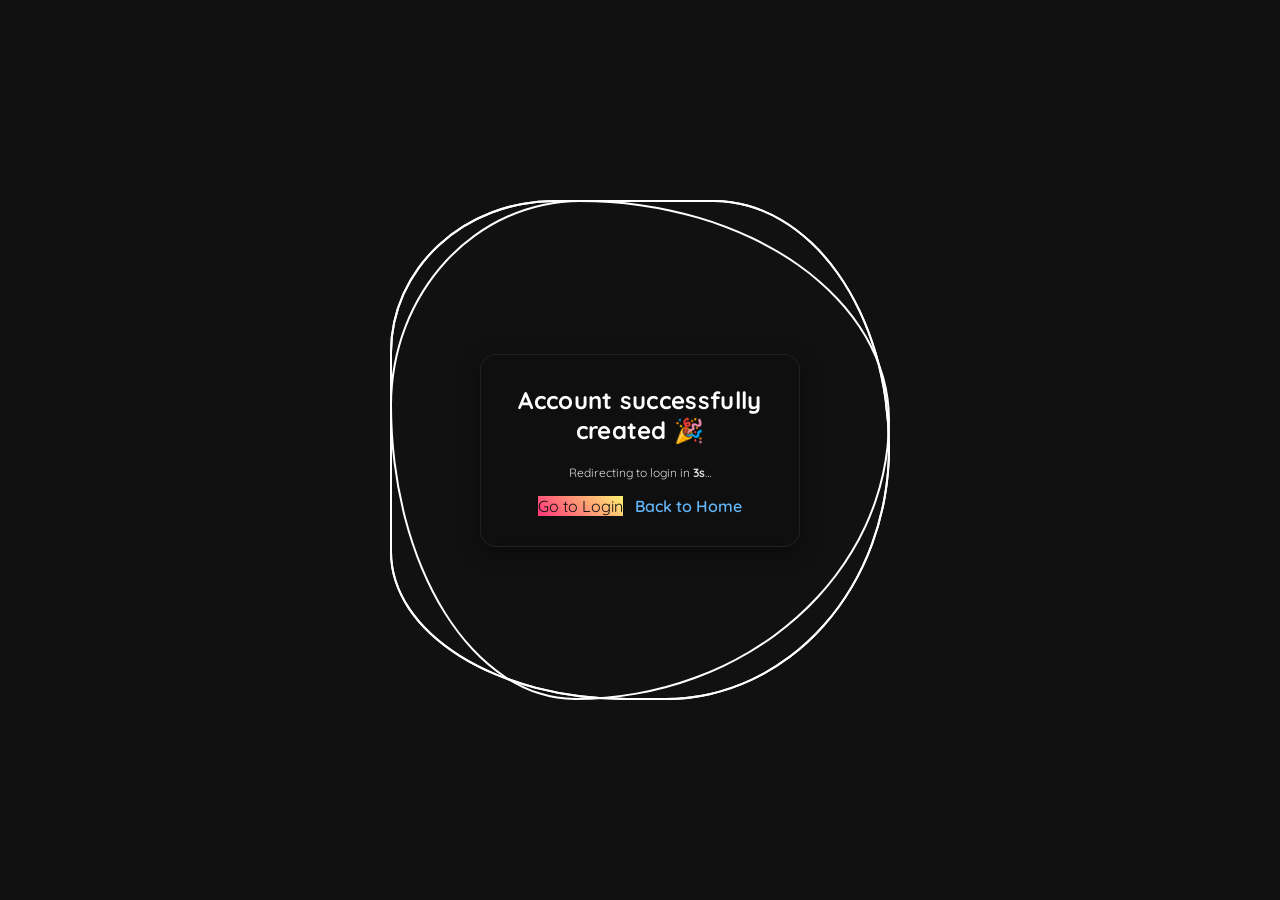
<file: frontend_master/HTML Testing/account_successful.html>
<!DOCTYPE html>
<html lang="en">
<head>
  <meta charset="UTF-8" />
  <meta name="viewport" content="width=device-width, initial-scale=1.0" />
  <title>Account Created • StudentNest</title>
  <link rel="stylesheet" href="styles.css" />
</head>
<body>
  <div class="ring" style="--clr:#7bd88f">
    <i></i>
    <i></i>
    <i></i>

    <div class="login">
      <div class="login-box">
        <h2>Account successfully created 🎉</h2>
        <p class="note" id="redirect-msg" style="margin: 8px 0 16px;">Redirecting to login in <strong><span id="count">4</span>s</strong>…</p>
        <div style="display:flex; gap:12px; justify-content:center;">
          <a id="login-link" href="/login.html" class="login-btn" style="text-align:center; text-decoration:none;">Go to Login</a>
          <a href="/" class="signup-link" style="align-self:center;">Back to Home</a>
        </div>
      </div>
    </div>
  </div>

  <script>
    (function(){
      const params = new URLSearchParams(window.location.search);
      const next = params.get('next') || '/login.html';
      const link = document.getElementById('login-link');
      link.href = next;

      // countdown + auto redirect
      let n = 4; // seconds
      const span = document.getElementById('count');
      const timer = setInterval(() => {
        n -= 1;
        if (span) span.textContent = n;
        if (n <= 0) {
          clearInterval(timer);
          window.location.href = next;
        }
      }, 1000);
    })();
  </script>
</body>
</html>
</file>
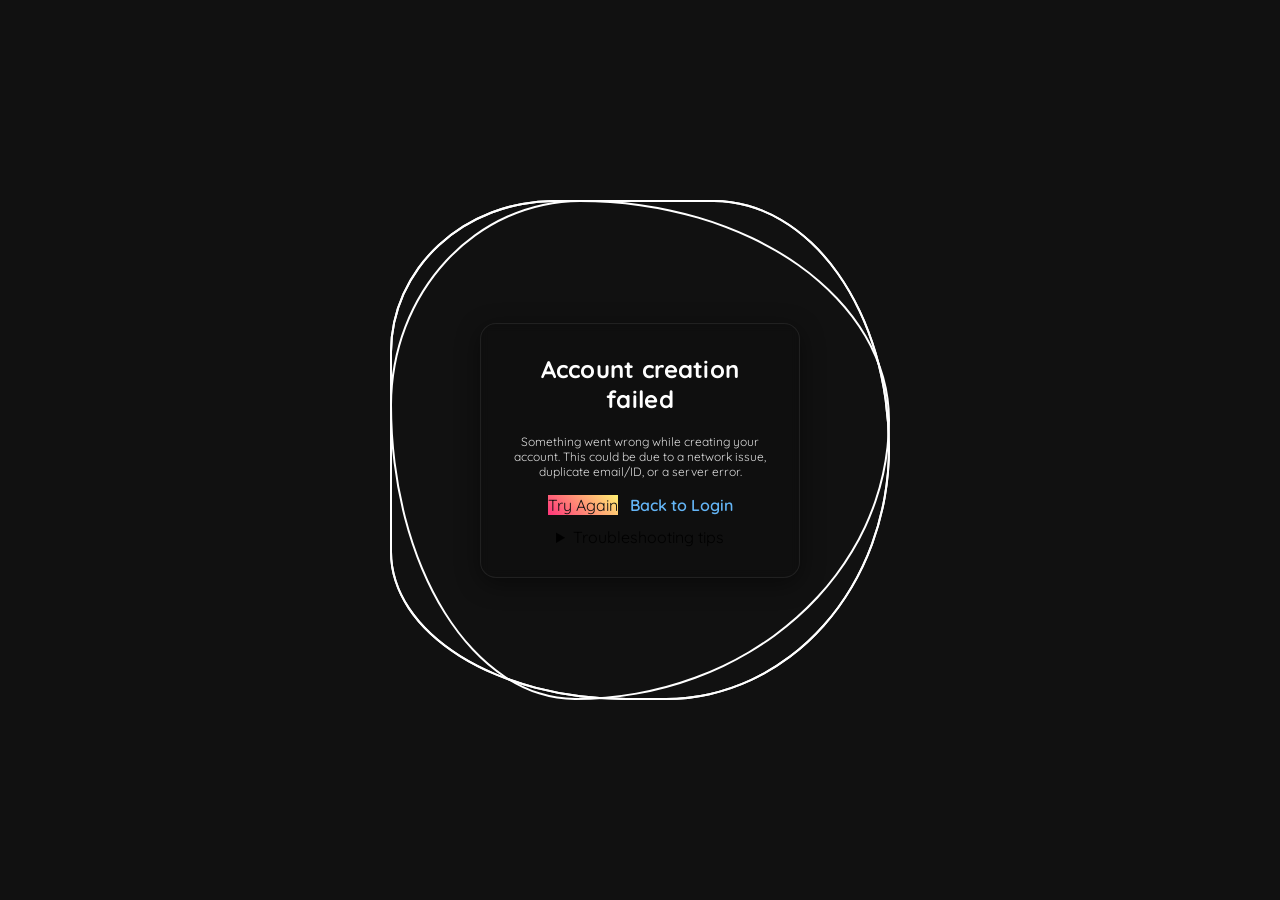
<file: frontend_master/HTML Testing/account_unsuccessful.html>
<!DOCTYPE html>
<html lang="en">
<head>
  <meta charset="UTF-8" />
  <meta name="viewport" content="width=device-width, initial-scale=1.0" />
  <title>Account Not Created • StudentNest</title>
  <link rel="stylesheet" href="styles.css" />
</head>
<body>
  <div class="ring" style="--clr:#ff7b7b">
    <i></i>
    <i></i>
    <i></i>

    <div class="login">
      <div class="login-box">
        <h2>Account creation failed</h2>
        <p class="note" style="margin: 8px 0 16px;">Something went wrong while creating your account. This could be due to a network issue, duplicate email/ID, or a server error.</p>

        <div id="error-detail" class="note" style="word-break:break-word; margin-bottom:12px; display:none;"></div>

        <div style="display:flex; gap:12px; justify-content:center; flex-wrap:wrap;">
          <a href="/register.html" class="login-btn" style="text-align:center; text-decoration:none;">Try Again</a>
          <a href="/login.html" class="signup-link" style="align-self:center;">Back to Login</a>
        </div>

        <details style="margin-top:12px; opacity:0.9">
          <summary>Troubleshooting tips</summary>
          <ul style="margin-top:8px; text-align:left; line-height:1.4">
            <li>Use a valid email address and a password with at least 8 characters.</li>
            <li>Make sure your Student ID isn't already registered.</li>
            <li>If the server is down, try again later or contact support.</li>
          </ul>
        </details>
      </div>
    </div>
  </div>

  <script>
    // Show specific error details from query string if provided
    (function(){
      const params = new URLSearchParams(window.location.search);
      const status = params.get('status');
      const msg = params.get('msg');
      if (status || msg) {
        const box = document.getElementById('error-detail');
        box.style.display = 'block';
        let text = '';
        if (status) text += `Status: ${status}`;
        if (msg) text += (text? ' • ' : '') + msg;
        box.textContent = text;
      }
    })();
  </script>
</body>
</html>
</file>
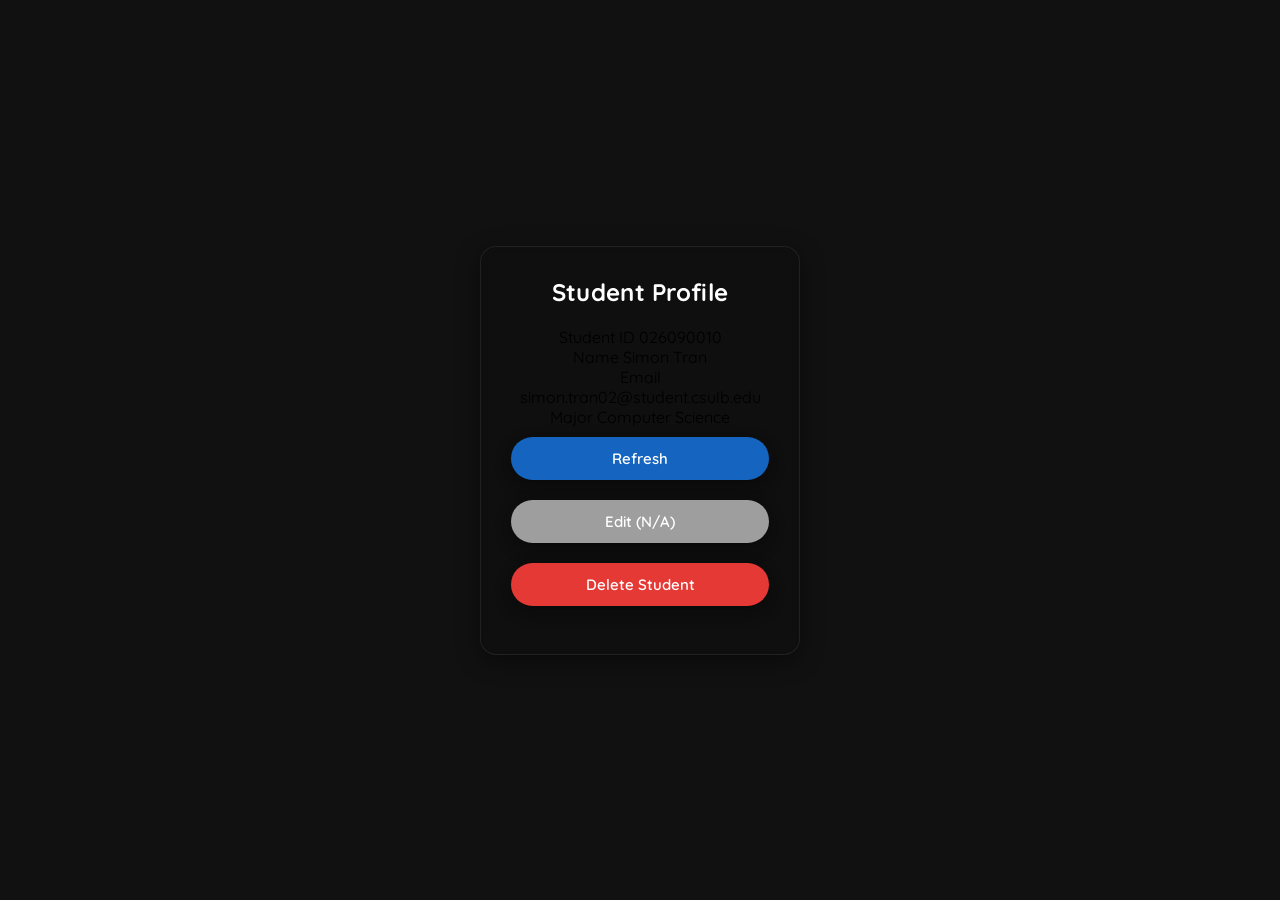
<file: frontend_master/HTML Testing/Profile.html>
<!DOCTYPE html>
<html lang="en">
<head>
  <meta charset="UTF-8" />
  <meta name="viewport" content="width=device-width, initial-scale=1.0"/>
  <title>Student Nest - Student Profile</title>
  <!-- Link to external stylesheet -->
  <link rel="stylesheet" href="styles.css">
</head>
<body>
  <div class="container">
    <h2>Student Profile</h2>

    <!-- Profile card (populated from "database") -->
    <div id="profileCard" class="profile">
      <div class="field">
        <span class="label">Student ID</span>
        <span id="studentId" class="value"></span>
      </div>
      <div class="field">
        <span class="label">Name</span>
        <span id="name" class="value"></span>
      </div>
      <div class="field">
        <span class="label">Email</span>
        <span id="email" class="value"></span>
      </div>
      <div class="field">
        <span class="label">Major</span>
        <span id="major" class="value"></span>
      </div>
    </div>

    <!-- Actions -->
    <div class="actions">
      <button type="button" class="btn-primary" onclick="refreshStudent()">Refresh</button>
      <button type="button" class="btn-neutral" onclick="console.log('Edit not implemented')">Edit (N/A)</button>
      <button type="button" class="btn-danger" onclick="deleteStudent()">Delete Student</button>
    </div>

    <div id="status" class="note"></div>
  </div>

  <script>
    // --- Mock "database" record ---
    const mockStudentFromDb = {
      studentId: "026090010",
      name: "Simon Tran",
      email: "simon.tran02@student.csulb.edu",
      major: "Computer Science",
    };

    function renderStudent(student) {
      document.getElementById('studentId').textContent = student.studentId;
      document.getElementById('name').textContent = student.name;
      document.getElementById('email').textContent = student.email;
      document.getElementById('major').textContent = student.major;
      document.getElementById('year').textContent = student.year;
    }

    function refreshStudent() {
      // Simulate reloading from DB
      renderStudent(mockStudentFromDb);
      setStatus("Student data refreshed.");
      document.getElementById('profileCard').classList.remove('hidden');
    }

    function deleteStudent() {
      const ok = confirm("Are you sure you want to delete this student?");
      if (!ok) return;

      // Simulate delete (hide the card + show status)
      document.getElementById('profileCard').classList.add('hidden');
      setStatus("Student record deleted (simulation).");

      // Example for real backend:
      // fetch(`/api/students/${mockStudentFromDb.studentId}`, {
      //   method: 'DELETE',
      //   headers: { 'Content-Type': 'application/json' }
      // }).then(r => r.json()).then(() => setStatus("Student deleted."));
    }

    function setStatus(msg) {
      const el = document.getElementById('status');
      el.textContent = msg;
    }

    // Initial render
    renderStudent(mockStudentFromDb);
  </script>
</body>
</html>
</file>
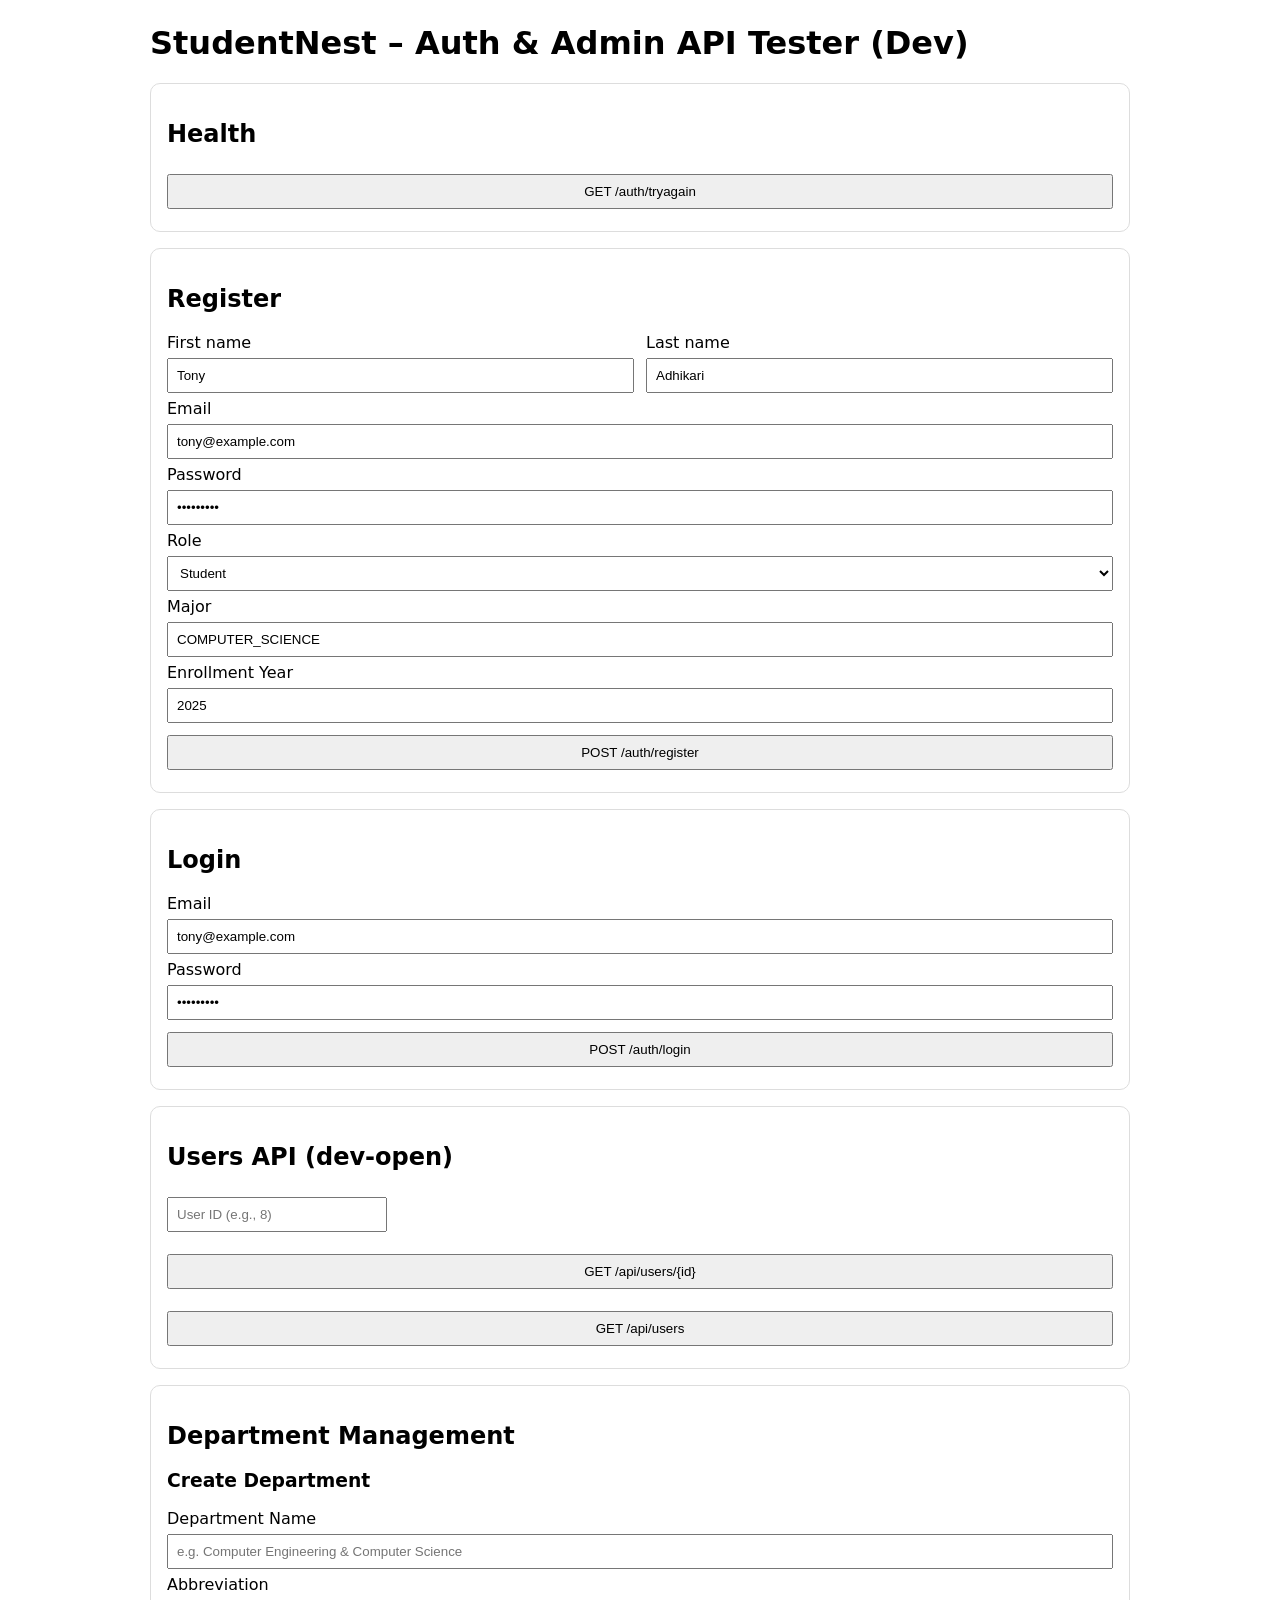
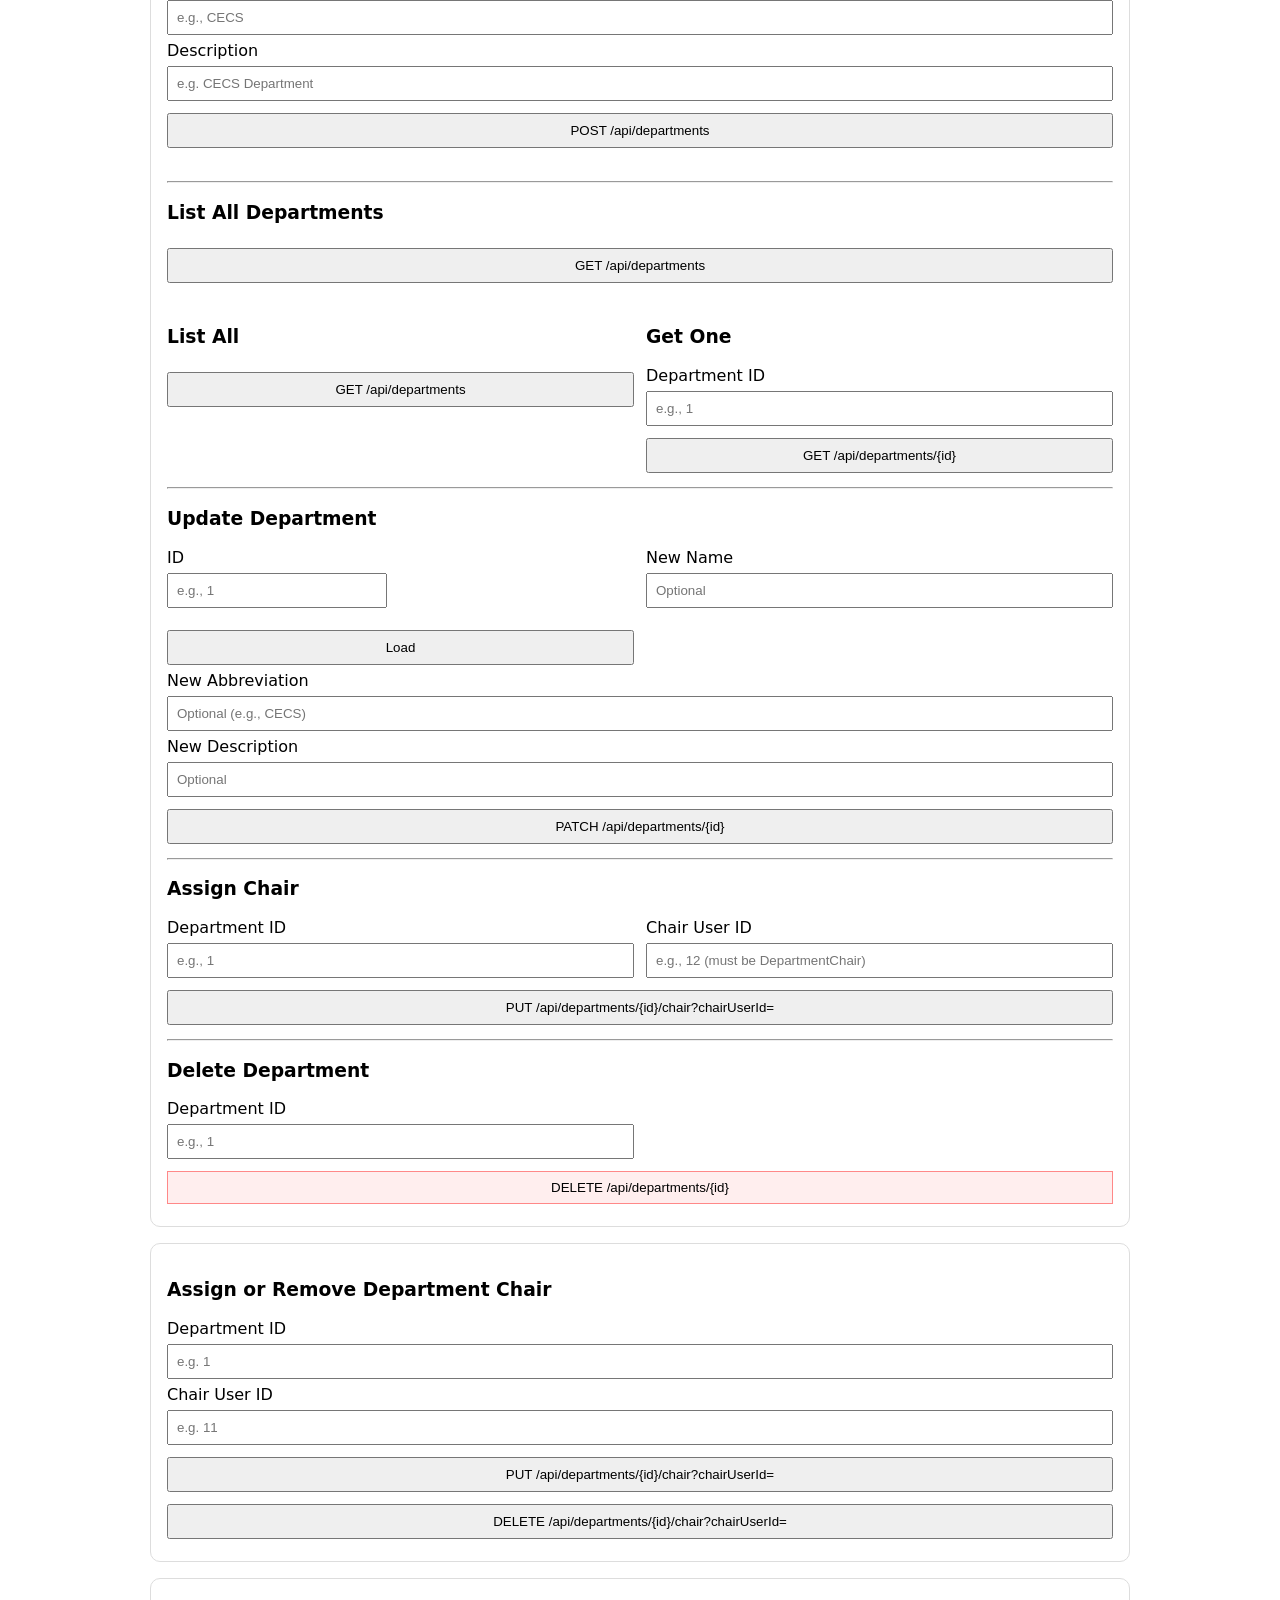
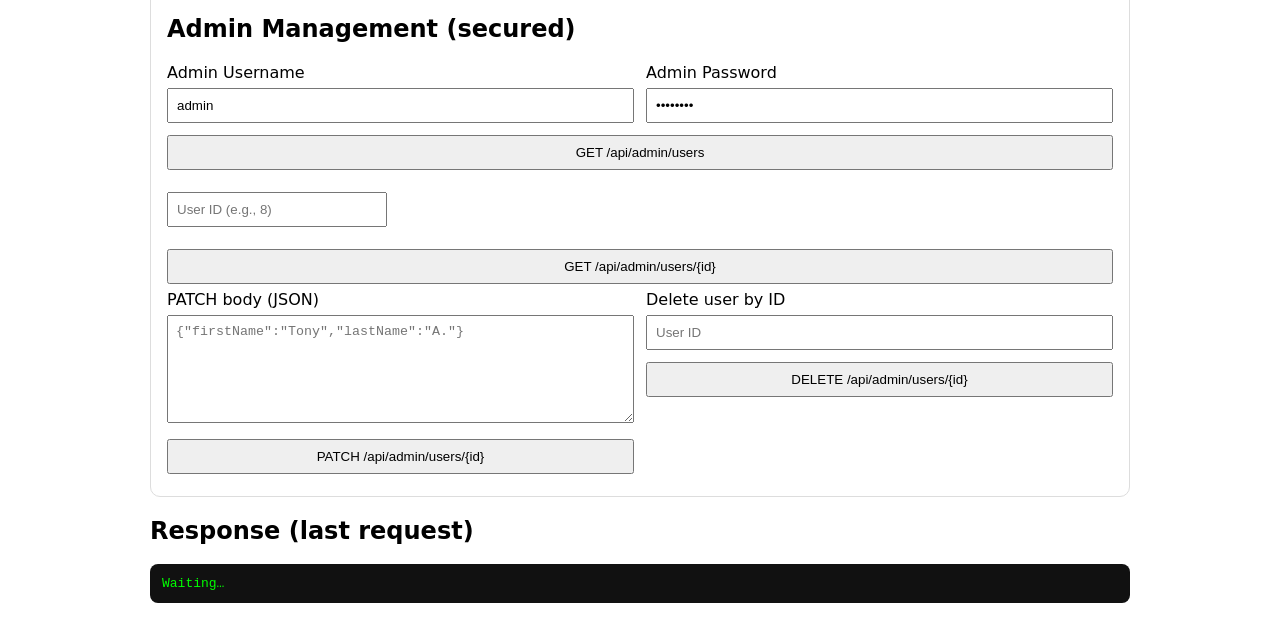
<file: backend/src/main/resources/static/auth-test.html>
<!doctype html>
<html lang="en">
<head>
    <meta charset="utf-8"/>
    <title>StudentNest – Auth & Admin API Tester (Dev)</title>
    <style>
        body {
            font-family: system-ui, Arial;
            max-width: 980px;
            margin: 24px auto;
        }

        input, select, button, textarea {
            padding: 8px;
            margin: 6px 0;
            width: 100%;
            box-sizing: border-box;
        }

        .row {
            display: grid;
            grid-template-columns: 1fr 1fr;
            gap: 12px;
        }

        section {
            border: 1px solid #ddd;
            padding: 16px;
            border-radius: 10px;
            margin: 16px 0;
        }

        .actions {
            display: flex;
            flex-wrap: wrap;
            gap: 10px;
        }

        .ok {
            color: #0a0;
        }

        .err {
            color: #a00;
            white-space: pre-wrap;
        }

        pre {
            background: #111;
            color: #0f0;
            padding: 12px;
            border-radius: 8px;
            overflow: auto;
        }

        .half {
            max-width: 220px;
        }
    </style>
</head>
<body onload="init()">
<h1>StudentNest – Auth & Admin API Tester (Dev)</h1>

<!-- HEALTH -->
<section>
    <h2>Health</h2>
    <button onclick="ping()">GET /auth/tryagain</button>
    <div id="healthMsg"></div>
</section>

<!-- REGISTER -->
<section>
    <h2>Register</h2>
    <div class="row">
        <div><label>First name</label><input id="r_fn" value="Tony"></div>
        <div><label>Last name</label><input id="r_ln" value="Adhikari"></div>
    </div>
    <label>Email</label><input id="r_em" value="tony@example.com">
    <label>Password</label><input id="r_pw" type="password" value="secret123">
    <label>Role</label>
    <select id="r_role" onchange="toggleRegisterFields()">
        <option value="student" selected>Student</option>
        <option value="professor">Professor</option>
        <option value="chair">Department Chair</option>
        <!-- Admin intentionally not here (blocked on backend) -->
    </select>
    <div id="r_student">
        <label>Major</label><input id="r_major" value="COMPUTER_SCIENCE">
        <label>Enrollment Year</label><input id="r_year" type="number" value="2025">
    </div>
    <div id="r_chair" style="display:none;">
        <label>Building</label><input id="r_building" value="Engineering 2">
        <label>Room Number</label><input id="r_room" value="E-214">
        <label>Contact Email</label><input id="r_contact" value="cecs@csulb.edu">
        <label>Phone Number</label><input id="r_phone" value="562-985-1234">
    </div>
    <button onclick="register()">POST /auth/register</button>
    <div id="regMsg"></div>
</section>

<!-- LOGIN -->
<section>
    <h2>Login</h2>
    <label>Email</label><input id="l_em" value="tony@example.com">
    <label>Password</label><input id="l_pw" type="password" value="secret123">
    <button onclick="login()">POST /auth/login</button>
    <div id="loginMsg"></div>
</section>

<!-- USER LOOKUP + EDIT/DELETE (dev-open /api/users/**) -->
<section>
    <h2>Users API (dev-open)</h2>
    <div class="actions">
        <input id="u_id" placeholder="User ID (e.g., 8)" class="half">
        <button onclick="loadUser()">GET /api/users/{id}</button>
        <button onclick="listUsers()">GET /api/users</button>
    </div>
    <div id="userStatus" class="err"></div>

    <div id="userCard" style="display:none;">
        <div class="row">
            <div><label>First name</label><input id="u_fn" disabled></div>
            <div><label>Last name</label><input id="u_ln" disabled></div>
        </div>
        <label>Email</label><input id="u_em" disabled>
        <label>Status</label>
        <select id="u_st" disabled>
            <option value="ACTIVE">ACTIVE</option>
            <option value="INACTIVE">INACTIVE</option>
            <option value="LOCKED">LOCKED</option>
        </select>

        <div class="actions" style="margin-top:10px;">
            <button id="editBtn" onclick="toggleEdit(true)">Edit</button>
            <button id="saveBtn" onclick="saveUser()" style="display:none;">Save</button>
            <button id="cancelBtn" onclick="toggleEdit(false)" style="display:none;">Cancel</button>
            <button onclick="deleteUser()" style="margin-left:auto;background:#fee;border:1px solid #f88;">Delete
            </button>
        </div>

        <h3>Raw JSON</h3>
        <pre id="u_raw"></pre>
        <div id="u_msg"></div>
    </div>
</section>

<section>
    <h2>Department Management</h2>

    <!-- Create -->
	<h3>Create Department</h3>
	<label>Department Name</label>
	<input id="d_name" placeholder="e.g. Computer Engineering & Computer Science"><br>

	<label>Abbreviation</label>
	<input id="d_abbr" placeholder="e.g., CECS"><br>

	<label>Description</label>
	<input id="d_desc" placeholder="e.g. CECS Department"><br>

	<button onclick="deptCreate()">POST /api/departments</button>

    <br><br>

    <hr/>

    <h3>List All Departments</h3>
	<button onclick="listDepartments()">GET /api/departments</button>
    <br><br>

    <!-- List / Get -->
    <div class="row">
        <div>
            <h3>List All</h3>
            <button onclick="deptList()">GET /api/departments</button>
        </div>
        <div>
            <h3>Get One</h3>
            <label>Department ID</label>
            <input id="d_id_get" placeholder="e.g., 1">
            <button onclick="deptGet()">GET /api/departments/{id}</button>
        </div>
    </div>

    <hr/>

	<!-- Update -->
	<h3>Update Department</h3>
	<div class="row">
	  <div>
	    <label>ID</label>
	    <div class="actions">
	      <input id="d_id_patch" placeholder="e.g., 1" class="half">
	      <button onclick="deptLoadForEdit()">Load</button>
	    </div>
	  </div>
	  <div>
	    <label>New Name</label>
	    <input id="d_name_patch" placeholder="Optional">
	  </div>
	</div>
	<label>New Abbreviation</label>
	<input id="d_abbr_patch" placeholder="Optional (e.g., CECS)">
	<label>New Description</label>
	<input id="d_desc_patch" placeholder="Optional">
	<div id="d_update_status" class="err"></div>
	<button onclick="deptUpdate()">PATCH /api/departments/{id}</button>
	<hr/>


    <!-- Assign Chair -->
    <h3>Assign Chair</h3>
    <div class="row">
        <div><label>Department ID</label><input id="d_id_chair" placeholder="e.g., 1"></div>
        <div><label>Chair User ID</label><input id="d_chair_user" placeholder="e.g., 12 (must be DepartmentChair)">
        </div>
    </div>
    <button onclick="deptAssignChair()">PUT /api/departments/{id}/chair?chairUserId=</button>

    <hr/>

    <!-- Delete -->
    <h3>Delete Department</h3>
    <div class="row">
        <div><label>Department ID</label><input id="d_id_del" placeholder="e.g., 1"></div>
    </div>
    <button onclick="deptDelete()" style="background:#fee;border:1px solid #f88;">DELETE /api/departments/{id}</button>
</section>

<section>
    <h3>Assign or Remove Department Chair</h3>
    <label>Department ID</label>
    <input id="dept_id" placeholder="e.g. 1"><br>
    <label>Chair User ID</label><input id="chair_uid" placeholder="e.g. 11"><br>
    <button onclick="assignChair()">PUT /api/departments/{id}/chair?chairUserId=</button>
    <button onclick="removeChair()">DELETE /api/departments/{id}/chair?chairUserId=</button>
    <div id="deptMsg"></div>
</section>

<script>
    // ---------- Departments ----------
	async function deptCreate(){
	  const body = {
	    name: document.getElementById('d_name').value.trim(),
	    abbreviation: document.getElementById('d_abbr').value.trim(),
	    description: document.getElementById('d_desc').value.trim()
	  };
	  const r = await fetch(`${API}/api/departments`, {
	    method: 'POST',
	    headers: {'Content-Type': 'application/json'},
	    body: JSON.stringify(body)
	  });
	  const t = await r.text(); let j; try{ j=JSON.parse(t);}catch{ j=t; }
	  showOut({status:r.status, data:j});
	}


	function listDepartments(){ return deptList(); }

	async function deptLoadForEdit(){
	  const id = document.getElementById('d_id_patch').value.trim();
	  if(!id){
	    return showOut('Enter Department ID to load for editing.');
	  }
	  const r = await fetch(`${API}/api/departments/${id}`);
	  const t = await r.text(); let j; try{ j = JSON.parse(t); } catch { j = t; }

	  if(!r.ok){
	    document.getElementById('d_update_status').textContent = `GET ${r.status}: ${typeof j==='string'? j : JSON.stringify(j)}`;
	    return showOut({status:r.status, data:j});
	  }

	  // Prefill inputs with current values
	  document.getElementById('d_name_patch').value = j.name || '';
	  document.getElementById('d_abbr_patch').value = j.abbreviation || '';
	  document.getElementById('d_desc_patch').value = j.description || '';
	  document.getElementById('d_update_status').textContent = 'Loaded current values.';
	  document.getElementById('d_update_status').className = 'ok';
	  showOut({status:r.status, data:j});
	}

	async function deptUpdate(){
	  const id = document.getElementById('d_id_patch').value.trim();
	  if(!id) return showOut('Enter Department ID.');

	  const name = document.getElementById('d_name_patch').value.trim();
	  const abbr = document.getElementById('d_abbr_patch').value.trim();
	  const desc = document.getElementById('d_desc_patch').value.trim();

	  const payload = {};
	  if(name) payload.name = name;
	  if(abbr) payload.abbreviation = abbr;
	  if(desc) payload.description = desc;

	  if(Object.keys(payload).length === 0){
	    document.getElementById('d_update_status').textContent = 'Nothing to update.';
	    document.getElementById('d_update_status').className = 'err';
	    return;
	  }

	  const r = await fetch(`${API}/api/departments/${id}`, {
	    method: 'PATCH',
	    headers: {'Content-Type': 'application/json'},
	    body: JSON.stringify(payload)
	  });
	  const t = await r.text(); let j; try{ j = JSON.parse(t); } catch { j = t; }

	  if(r.ok){
	    document.getElementById('d_update_status').textContent = 'Updated successfully.';
	    document.getElementById('d_update_status').className = 'ok';
	  }else{
	    document.getElementById('d_update_status').textContent = `PATCH ${r.status}: ${typeof j==='string'? j : JSON.stringify(j)}`;
	    document.getElementById('d_update_status').className = 'err';
	  }
	  showOut({status:r.status, data:j});
	}


    async function deptList() {
        const r = await fetch(`${API}/api/departments`);
        const t = await r.text();
        let j;
        try {
            j = JSON.parse(t);
        } catch {
            j = t;
        }
        showOut({status: r.status, data: j});
    }

    async function deptGet() {
        const id = document.getElementById('d_id_get').value.trim();
        if (!id) return showOut('Enter Department ID.');
        const r = await fetch(`${API}/api/departments/${id}`);
        const t = await r.text();
        let j;
        try {
            j = JSON.parse(t);
        } catch {
            j = t;
        }
        showOut({status: r.status, data: j});
    }

	async function deptUpdate(){
	  const id   = document.getElementById('d_id_patch').value.trim(); // <-- missing
	  if(!id) return showOut('Enter Department ID.');

	  const payload = {};
	  const name = document.getElementById('d_name_patch').value.trim();
	  const abbr = document.getElementById('d_abbr_patch').value.trim();
	  const desc = document.getElementById('d_desc_patch').value.trim();

	  if (name) payload.name = name;
	  if (abbr) payload.abbreviation = abbr;
	  if (desc) payload.description = desc;

	  const r = await fetch(`${API}/api/departments/${id}`, {
	    method: 'PATCH',
	    headers: {'Content-Type': 'application/json'},
	    body: JSON.stringify(payload)
	  });
	  const t = await r.text(); let j; try{ j=JSON.parse(t);}catch{ j=t; }
	  showOut({status:r.status, data:j});
	}

	

    async function deptAssignChair() {
        const id = document.getElementById('d_id_chair').value.trim();
        const chairUserId = document.getElementById('d_chair_user').value.trim();
        if (!id || !chairUserId) return showOut('Enter Department ID and Chair User ID.');

        // Adjust if your controller uses a different route (e.g., /assign-chair or path variable)
        const r = await fetch(`${API}/api/departments/${id}/chair?chairUserId=${encodeURIComponent(chairUserId)}`, {
            method: 'PUT'
        });
        const t = await r.text();
        let j;
        try {
            j = JSON.parse(t);
        } catch {
            j = t;
        }
        showOut({status: r.status, data: j});
    }
	
	function assignChair(){
	  // mirror deptAssignChair UI fields
	  return deptAssignChair();
	}
	function removeChair(){
	  const id = document.getElementById('d_id_chair').value.trim();
	  const chairUserId = document.getElementById('d_chair_user').value.trim();
	  if(!id || !chairUserId) return showOut('Enter Department ID and Chair User ID.');
	  return fetch(`${API}/api/departments/${id}/chair?chairUserId=${encodeURIComponent(chairUserId)}`, {
	    method:'DELETE'
	  }).then(async r=>{
	    const t=await r.text(); let j; try{ j=JSON.parse(t);}catch{ j=t; }
	    showOut({status:r.status, data:j});
	  });
	}
	
	async function safeFetch(url, opts){
	  try{
	    const r = await fetch(url, opts);
	    const t = await r.text(); let j; try{ j=JSON.parse(t);}catch{ j=t; }
	    showOut({status:r.status, data:j});
	    return r;
	  }catch(e){
	    showOut({status:'NETWORK_ERROR', error:String(e)});
	  }
	}



    async function deptDelete() {
        const id = document.getElementById('d_id_del').value.trim();
        if (!id) return showOut('Enter Department ID.');
        if (!confirm(`Delete department #${id}?`)) return;

        const r = await fetch(`${API}/api/departments/${id}`, {method: 'DELETE'});
        if (r.status === 204) {
            showOut({status: r.status, data: 'Deleted'});
        } else {
            const t = await r.text();
            let j;
            try {
                j = JSON.parse(t);
            } catch {
                j = t;
            }
            showOut({status: r.status, data: j});
        }
    }
</script>


<!-- ADMIN MANAGEMENT (secured /api/admin/** via Basic Auth) -->
<section>
    <h2>Admin Management (secured)</h2>
    <div class="row">
        <div><label>Admin Username</label><input id="a_user" value="admin"></div>
        <div><label>Admin Password</label><input id="a_pass" type="password" value="admin123"></div>
    </div>

    <div class="actions">
        <button onclick="adminList()">GET /api/admin/users</button>
        <input id="a_id" placeholder="User ID (e.g., 8)" class="half">
        <button onclick="adminGet()">GET /api/admin/users/{id}</button>
    </div>

    <div class="row">
        <div>
            <label>PATCH body (JSON)</label>
            <textarea id="a_patch" rows="6" placeholder='{"firstName":"Tony","lastName":"A."}'></textarea>
            <button onclick="adminPatch()">PATCH /api/admin/users/{id}</button>
        </div>
        <div>
            <label>Delete user by ID</label>
            <input id="a_del" placeholder="User ID">
            <button onclick="adminDelete()">DELETE /api/admin/users/{id}</button>
        </div>
    </div>
    <div id="adminMsg"></div>
</section>

<h2>Response (last request)</h2>
<pre id="out">Waiting…</pre>

<script>
	const API = ""

    const OUT = document.getElementById('out');

    function init() {
        toggleRegisterFields();
    }

    function showOut(obj) {
        OUT.textContent = typeof obj === 'string' ? obj : JSON.stringify(obj, null, 2);
    }

    function setText(id, text, ok = false) {
        const el = document.getElementById(id);
        el.className = ok ? 'ok' : 'err';
        el.textContent = text;
    }

    // Unicode-safe Base64 for Basic Auth
    function b64(s) {
        return window.btoa(unescape(encodeURIComponent(s)));
    }

    function adminHeaders() {
        const u = document.getElementById('a_user').value;
        const p = document.getElementById('a_pass').value;
        return {'Authorization': 'Basic ' + b64(`${u}:${p}`)};
    }

    /* -------- HEALTH -------- */
    async function ping() {
        const r = await fetch(`${API}/auth/tryagain`);
        const j = await r.json();
        setText('healthMsg', `Status ${r.status}: ${JSON.stringify(j)}`, r.ok);
        showOut({status: r.status, data: j});
    }

    /* -------- REGISTER -------- */
    function toggleRegisterFields() {
        const role = document.getElementById('r_role').value;
        document.getElementById('r_student').style.display = role === 'student' ? 'block' : 'none';
        document.getElementById('r_chair').style.display = role === 'chair' ? 'block' : 'none';
    }

    async function register() {
        const role = document.getElementById('r_role').value.toLowerCase();
        const body = {
            firstName: document.getElementById('r_fn').value,
            lastName: document.getElementById('r_ln').value,
            email: document.getElementById('r_em').value,
            password: document.getElementById('r_pw').value,
            role
        };
        if (role === 'student') {
            body.major = document.getElementById('r_major').value;
            body.enrollmentYear = parseInt(document.getElementById('r_year').value || '0', 10);
        }
        if (role === 'chair') {
            body.building = document.getElementById('r_building').value;
            body.roomNumber = document.getElementById('r_room').value;
            body.contactEmail = document.getElementById('r_contact').value;
            body.phoneNumber = document.getElementById('r_phone').value;
        }
        const r = await fetch(`${API}/auth/register`, {
            method: 'POST',
            headers: {'Content-Type': 'application/json'},
            body: JSON.stringify(body)
        });
        const j = await r.json().catch(() => ({}));
        setText('regMsg', `Status ${r.status}: ${JSON.stringify(j)}`, r.ok || r.status === 201);
        showOut({status: r.status, data: j});
    }

    /* -------- LOGIN -------- */
    async function login() {
        const body = {email: document.getElementById('l_em').value, password: document.getElementById('l_pw').value};
        const r = await fetch(`${API}/auth/login`, {
            method: 'POST',
            headers: {'Content-Type': 'application/json'},
            body: JSON.stringify(body)
        });
        const j = await r.json().catch(() => ({}));
        setText('loginMsg', `Status ${r.status}: ${JSON.stringify(j)}`, r.ok);
        showOut({status: r.status, data: j});
    }

    /* -------- USERS (dev-open) -------- */
    const els = {
        userCard: document.getElementById('userCard'),
        status: document.getElementById('userStatus'),
        fn: document.getElementById('u_fn'),
        ln: document.getElementById('u_ln'),
        em: document.getElementById('u_em'),
        st: document.getElementById('u_st'),
        raw: document.getElementById('u_raw'),
        msg: document.getElementById('u_msg'),
        id: document.getElementById('u_id')
    };
    let originalUser = null;

    function setDisabled(dis) {
        els.fn.disabled = els.ln.disabled = els.em.disabled = els.st.disabled = dis;
    }

    function toggleEdit(edit) {
        setDisabled(!edit);
        document.getElementById('editBtn').style.display = edit ? 'none' : 'inline-block';
        document.getElementById('saveBtn').style.display = edit ? 'inline-block' : 'none';
        document.getElementById('cancelBtn').style.display = edit ? 'inline-block' : 'none';
        els.msg.textContent = '';
        if (!edit && originalUser) fillForm(originalUser);
    }

    function fillForm(u) {
        els.fn.value = u.firstName || '';
        els.ln.value = u.lastName || '';
        els.em.value = u.email || '';
        els.st.value = (u.status || 'ACTIVE').toUpperCase();
        els.raw.textContent = JSON.stringify(u, null, 2);
    }

    async function listUsers() {
        const r = await fetch(`${API}/api/users`);
        const j = await r.json();
        showOut({status: r.status, data: j});
    }

    async function loadUser() {
        const id = (els.id.value || '').trim();
        if (!id) {
            els.status.textContent = 'Enter a user id.';
            return;
        }
        els.status.textContent = 'Loading…';
        const r = await fetch(`${API}/api/users/${id}`);
        const t = await r.text();
        let j;
        try {
            j = JSON.parse(t);
        } catch {
            j = t;
        }
        if (r.status === 403) {
            els.status.textContent = '403 Forbidden: backend blocking /api/users/**';
            els.userCard.style.display = 'none';
            return;
        }
        if (r.ok) {
            originalUser = j;
            fillForm(j);
            setDisabled(true);
            toggleEdit(false);
            els.userCard.style.display = 'block';
            els.status.textContent = `Loaded user #${id}`;
        } else {
            els.userCard.style.display = 'none';
            els.status.textContent = `GET ${r.status}: ${typeof j === 'string' ? j : JSON.stringify(j)}`;
        }
        showOut({status: r.status, data: j});
    }

    async function saveUser() {
        const id = (els.id.value || '').trim();
        const p = {};
        if (els.fn.value !== originalUser.firstName) p.firstName = els.fn.value;
        if (els.ln.value !== originalUser.lastName) p.lastName = els.ln.value;
        if (els.em.value !== originalUser.email) p.email = els.em.value;
        if ((els.st.value || '').toUpperCase() !== (originalUser.status || '').toUpperCase()) p.status = els.st.value.toUpperCase();
        if (Object.keys(p).length === 0) {
            els.msg.textContent = 'Nothing to update.';
            toggleEdit(false);
            return;
        }
        const r = await fetch(`${API}/api/users/${id}`, {
            method: 'PATCH',
            headers: {'Content-Type': 'application/json'},
            body: JSON.stringify(p)
        });
        const t = await r.text();
        let j;
        try {
            j = JSON.parse(t);
        } catch {
            j = t;
        }
        if (r.ok) {
            originalUser = j;
            fillForm(j);
            toggleEdit(false);
            els.msg.textContent = 'Updated successfully.';
            els.msg.className = 'ok';
        } else {
            els.msg.textContent = `PATCH ${r.status}: ${typeof j === 'string' ? j : JSON.stringify(j)}`;
            els.msg.className = 'err';
        }
        showOut({status: r.status, data: j});
    }

    async function deleteUser() {
        const id = (els.id.value || '').trim();
        if (!confirm(`Delete user #${id}?`)) return;
        const r = await fetch(`${API}/api/users/${id}`, {method: 'DELETE'});
        if (r.status === 204) {
            els.userCard.style.display = 'none';
            els.status.textContent = `Deleted user #${id}`;
            els.msg.textContent = '';
        } else {
            const t = await r.text();
            els.msg.textContent = `DELETE ${r.status}: ${t}`;
            els.msg.className = 'err';
        }
        showOut({status: r.status, data: r.status === 204 ? 'Deleted' : undefined});
    }

    /* -------- ADMIN (secured) -------- */
    function setAdminMsg(msg, ok = false) {
        setText('adminMsg', msg, ok);
    }

    async function adminList() {
        const r = await fetch(`${API}/api/admin/users`, {headers: {...adminHeaders()}});
        const t = await r.text();
        let j;
        try {
            j = JSON.parse(t);
        } catch {
            j = t;
        }
        setAdminMsg(`Status ${r.status}`, r.ok);
        showOut({status: r.status, data: j});
    }

    async function adminGet() {
        const id = (document.getElementById('a_id').value || '').trim();
        if (!id) return setAdminMsg('Enter a user id.');
        const r = await fetch(`${API}/api/admin/users/${id}`, {headers: {...adminHeaders()}});
        const t = await r.text();
        let j;
        try {
            j = JSON.parse(t);
        } catch {
            j = t;
        }
        setAdminMsg(`GET ${r.status}`, r.ok);
        showOut({status: r.status, data: j});
    }

    async function adminPatch() {
        const id = (document.getElementById('a_id').value || '').trim();
        if (!id) return setAdminMsg('Enter a user id.');
        let payload;
        try {
            payload = JSON.parse(document.getElementById('a_patch').value || '{}');
        } catch {
            return setAdminMsg('Invalid JSON in PATCH body');
        }
        const r = await fetch(`${API}/api/admin/users/${id}`, {
            method: 'PATCH',
            headers: {'Content-Type': 'application/json', ...adminHeaders()},
            body: JSON.stringify(payload)
        });
        const t = await r.text();
        let j;
        try {
            j = JSON.parse(t);
        } catch {
            j = t;
        }
        setAdminMsg(`PATCH ${r.status}`, r.ok);
        showOut({status: r.status, data: j});
    }

    async function adminDelete() {
        const id = (document.getElementById('a_del').value || '').trim();
        if (!id) return setAdminMsg('Enter a user id to delete');
        if (!confirm(`Delete user #${id} as ADMIN?`)) return;
        const r = await fetch(`${API}/api/admin/users/${id}`, {
            method: 'DELETE',
            headers: {...adminHeaders()}
        });
        setAdminMsg(`DELETE ${r.status}`, r.status === 204);
        showOut({status: r.status, data: r.status === 204 ? 'Deleted' : undefined});
    }
</script>
</body>
</html>
</file>
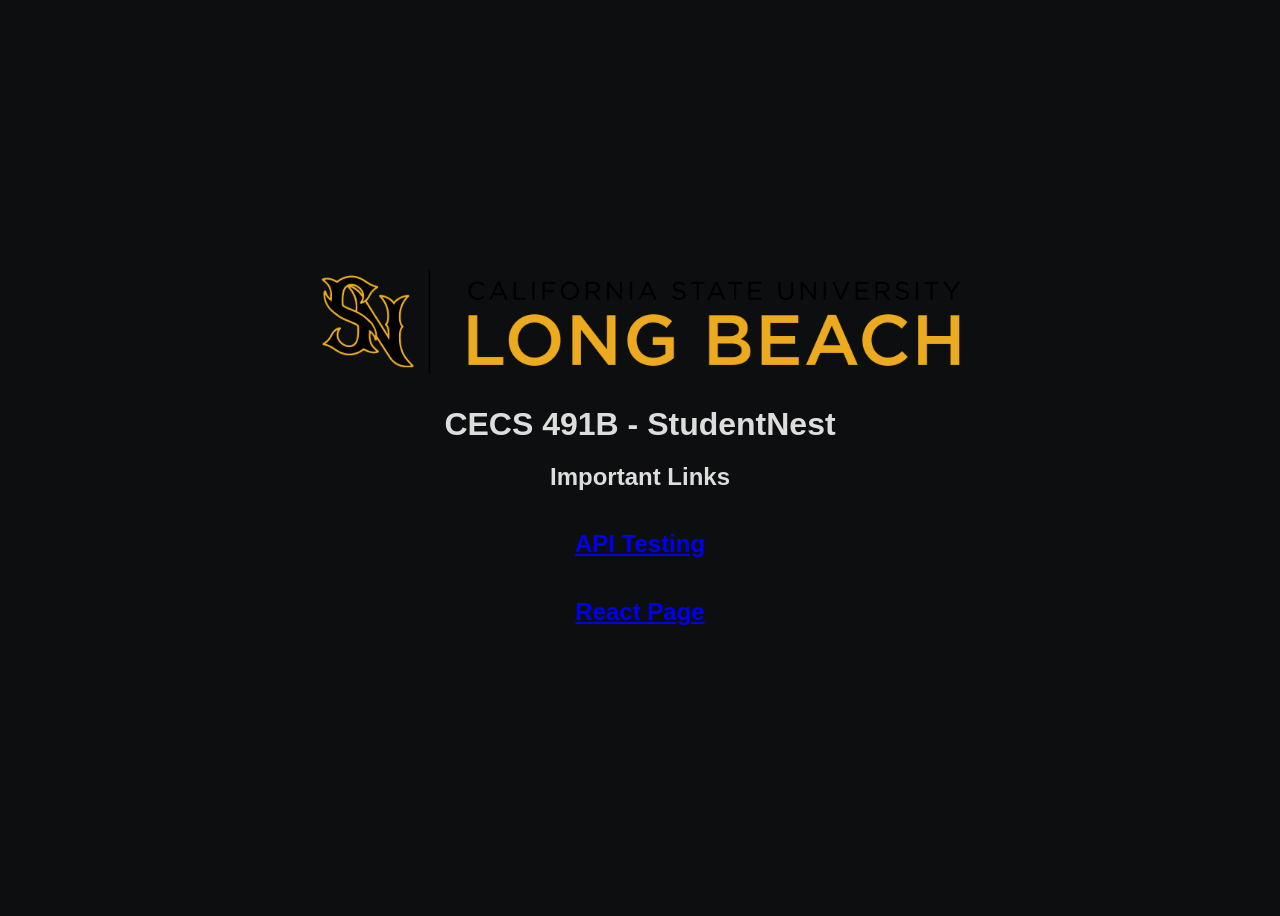
<file: backend/src/main/resources/static/landing.html>
<!DOCTYPE html>
<html lang="en">
<head>
    <meta charset="utf-8"/>
    <meta name="viewport" content="width=device-width, initial-scale=1"/>
    <title>StudentNest</title>
    <link rel="stylesheet" href="./css/landing.css"/>
</head>
<body>
<div class="main-container">
    <div id="link-container">
        <img src="assets/sn_csulb.png" alt="">
        <h1>CECS 491B - StudentNest</h1>
        <h2>Important Links</h2>
        <h2><a href="auth-test">API Testing</a></h2>
        <h2><a href="login">React Page</a></h2>
    </div>
</div>
</body>
</html>
</file>
<file: frontend_master/HTML Testing/styles.css>
@import url("https://fonts.googleapis.com/css2?family=Quicksand:wght@300&display=swap");
/* ===== Baseline & Theme ===== */
* {
  margin: 0;
  padding: 0;
  box-sizing: border-box;
  font-family: "Quicksand", sans-serif;
}

body {
  display: flex;
  justify-content: center;
  align-items: center;
  min-height: 100vh;
  background: #111; /* dark stage for neon ring */
  width: 100%;
  overflow: hidden;
}

/* ===== Organic Ring Animation (from user's CSS) ===== */
.ring {
  position: relative;
  width: 500px;
  height: 500px;
  display: flex;
  justify-content: center;
  align-items: center;
}

.ring i {
  position: absolute;
  inset: 0;
  border: 2px solid #fff;
  transition: 0.5s;
}

.ring i:nth-child(1) {
  border-radius: 38% 62% 63% 37% / 41% 44% 56% 59%;
  animation: animate 6s linear infinite;
}
.ring i:nth-child(2) {
  border-radius: 41% 44% 56% 59%/38% 62% 63% 37%;
  animation: animate 4s linear infinite;
}
.ring i:nth-child(3) {
  border-radius: 41% 44% 56% 59%/38% 62% 63% 37%;
  animation: animate2 10s linear infinite;
}

.ring:hover i {
  border: 6px solid var(--clr);
  filter: drop-shadow(0 0 20px var(--clr));
}

@keyframes animate {
  0% { transform: rotate(0deg); }
  100% { transform: rotate(360deg); }
}

@keyframes animate2 {
  0% { transform: rotate(360deg); }
  100% { transform: rotate(0deg); }
}

/* ===== Centered Login Container (from user's CSS) ===== */
.login {
  position: absolute;
  width: 320px;
  height: 100%;
  display: flex;
  justify-content: center;
  align-items: center;
  flex-direction: column;
  gap: 20px;
  padding: 10px;
}

/* ===== Card / Box (keeps original structure & functionality) ===== */
.container, .login-box {
  background: rgba(15, 15, 15, 0.7); /* translucent over the ring */
  backdrop-filter: blur(4px);
  padding: 30px;
  border-radius: 16px;
  border: 1px solid rgba(255,255,255,0.08);
  box-shadow: 0 6px 24px rgba(0,0,0,0.45);
  width: 320px;
  text-align: center;
}

/* ===== Headings ===== */
h2 {
  margin-bottom: 20px;
  color: #fff;
  letter-spacing: 0.3px;
}

/* ===== Inputs (keep existing functionality, adapt to dark theme) ===== */
input[type="text"],
input[type="password"] {
  width: 90%;
  max-width: 310px;
  padding: 12px 14px;
  margin: 10px auto;
  display: block;
  border: 2px solid rgba(255,255,255,0.7);
  border-radius: 40px; /* from user's style */
  background: transparent;
  color: #fff;
  box-shadow: none;
  outline: none;
  font-size: 15px;
  transition: border-color 0.2s ease, box-shadow 0.2s ease;
}

input::placeholder {
  color: rgba(255,255,255,0.75);
}

input:hover {
  box-shadow: 0 0 8px rgba(255,255,255,0.08);
}

input:focus {
  border-color: #64b5f6;
  box-shadow: 0 0 10px rgba(100,181,246,0.35);
}

/* ===== Buttons (respect original classes; apply user's gradient to login) ===== */
button {
  width: 100%;
  padding: 12px 14px;
  margin: 10px 0;
  border: none;
  border-radius: 40px;
  font-size: 15px;
  font-weight: 600;
  cursor: pointer;
  transition: transform 0.1s ease, box-shadow 0.2s ease, opacity 0.2s ease;
  box-shadow: 0 6px 16px rgba(0,0,0,0.35);
}

.login-btn {
  color: #111;
  background: linear-gradient(45deg, #ff357a, #fff172);
}
.login-btn:hover { opacity: 0.95; }
.login-btn:active { transform: translateY(1px); }

/* Optional neutral / primary variants (kept from original file for reuse) */
.forgot-btn     { background-color: #9e9e9e; color: #fff; }
.forgot-btn:hover { opacity: 0.95; }
.btn-primary    { background-color: #1565c0; color: #fff; }
.btn-neutral    { background-color: #9e9e9e; color: #fff; }
.btn-danger     { background-color: #e53935; color: #fff; }

/* ===== Status / Notes ===== */
.note {
  font-size: 12px;
  color: #ddd;
  text-align: center;
  margin-top: 8px;
}

/* ===== Options Row (Remember + Forgot) ===== */
.options-row {
  display: flex;
  justify-content: space-between;
  align-items: center;
  margin: 6px 0 14px;
  font-size: 14px;
  color: #eee;
}

/* Custom checkbox (kept from original, adapted to dark theme) */
.remember-me input[type="checkbox"] {
  appearance: none;
  width: 16px;
  height: 16px;
  border: 2px solid #64b5f6;
  border-radius: 4px;
  display: inline-block;
  position: relative;
  cursor: pointer;
  margin-right: 6px;
  background: transparent;
}
.remember-me input[type="checkbox"]:checked {
  background-color: #64b5f6;
}
.remember-me input[type="checkbox"]:checked::after {
  content: "✔";
  font-size: 12px;
  color: #111;
  position: absolute;
  top: -2px;
  left: 2px;
}

/* Links */
.forgot-link,
.signup-link {
  text-decoration: none;
  color: #64b5f6;
  font-weight: 600;
  transition: color 0.2s ease, text-decoration-color 0.2s ease;
}
.forgot-link:hover,
.signup-link:hover {
  color: #8ec8fb;
  text-decoration: underline;
}

/* Sign up row */
.signup-row {
  margin-top: 12px;
  font-size: 14px;
  color: #ddd;
}
</file>
<file: backend/src/main/resources/static/css/landing.css>
body {
    background-color: #0d0e0f;
    color: #dddddd;

    font-family: Arial, serif;

    display: flex;
    flex-direction: column;
    align-items: center;
    justify-content: center;
    height: 100vh;

}

img {
    margin: 0;
    padding: 0;
    widtH: 40rem;
}

h1 {
    margin: 0;
    padding: 1em 1em 0;
}

a {
    margin: 0;
    padding: 0;
}

.main-container {
    margin: 0;
    padding: 2em;

    /*background-color: gray;*/
    /*border-color: lightgray;*/
    /*border-radius: 2em;*/
}

#link-container {
    padding: 0;
    margin: 0;

    display: flex;
    flex-direction: column;
    align-items: center;
}
</file>
